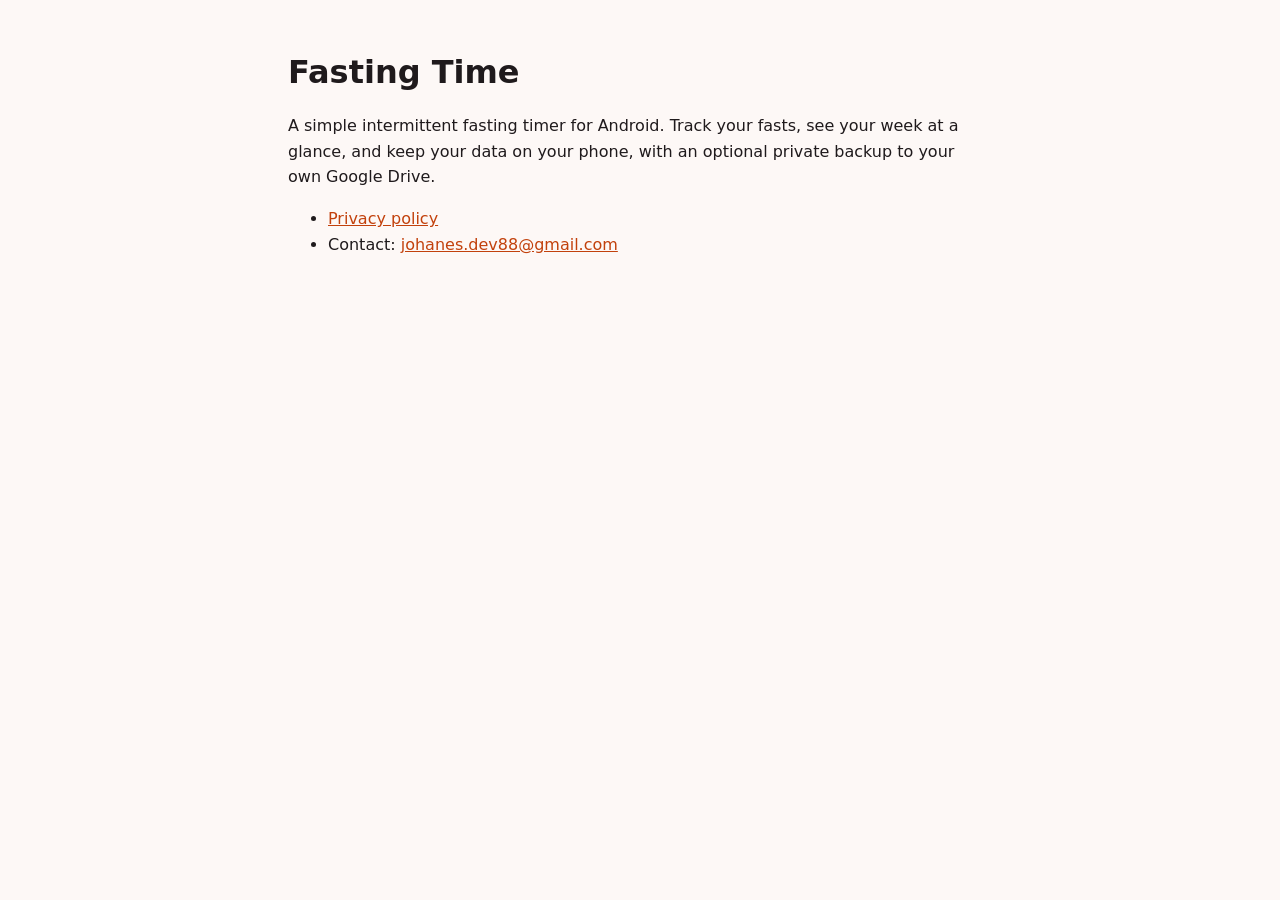
<file: index.html>
<!doctype html>
<html lang="en">
<head>
<meta charset="utf-8">
<meta name="viewport" content="width=device-width, initial-scale=1">
<title>Fasting Time</title>
<link rel="stylesheet" href="style.css">
</head>
<body>
<main>
<h1>Fasting Time</h1>
<p>A simple intermittent fasting timer for Android. Track your fasts, see your week at a glance, and keep your data on your phone, with an optional private backup to your own Google Drive.</p>
<ul>
  <li><a href="privacy-policy.html">Privacy policy</a></li>
  <li>Contact: <a href="mailto:johanes.dev88@gmail.com">johanes.dev88@gmail.com</a></li>
</ul>
</main>
</body>
</html>
</file>
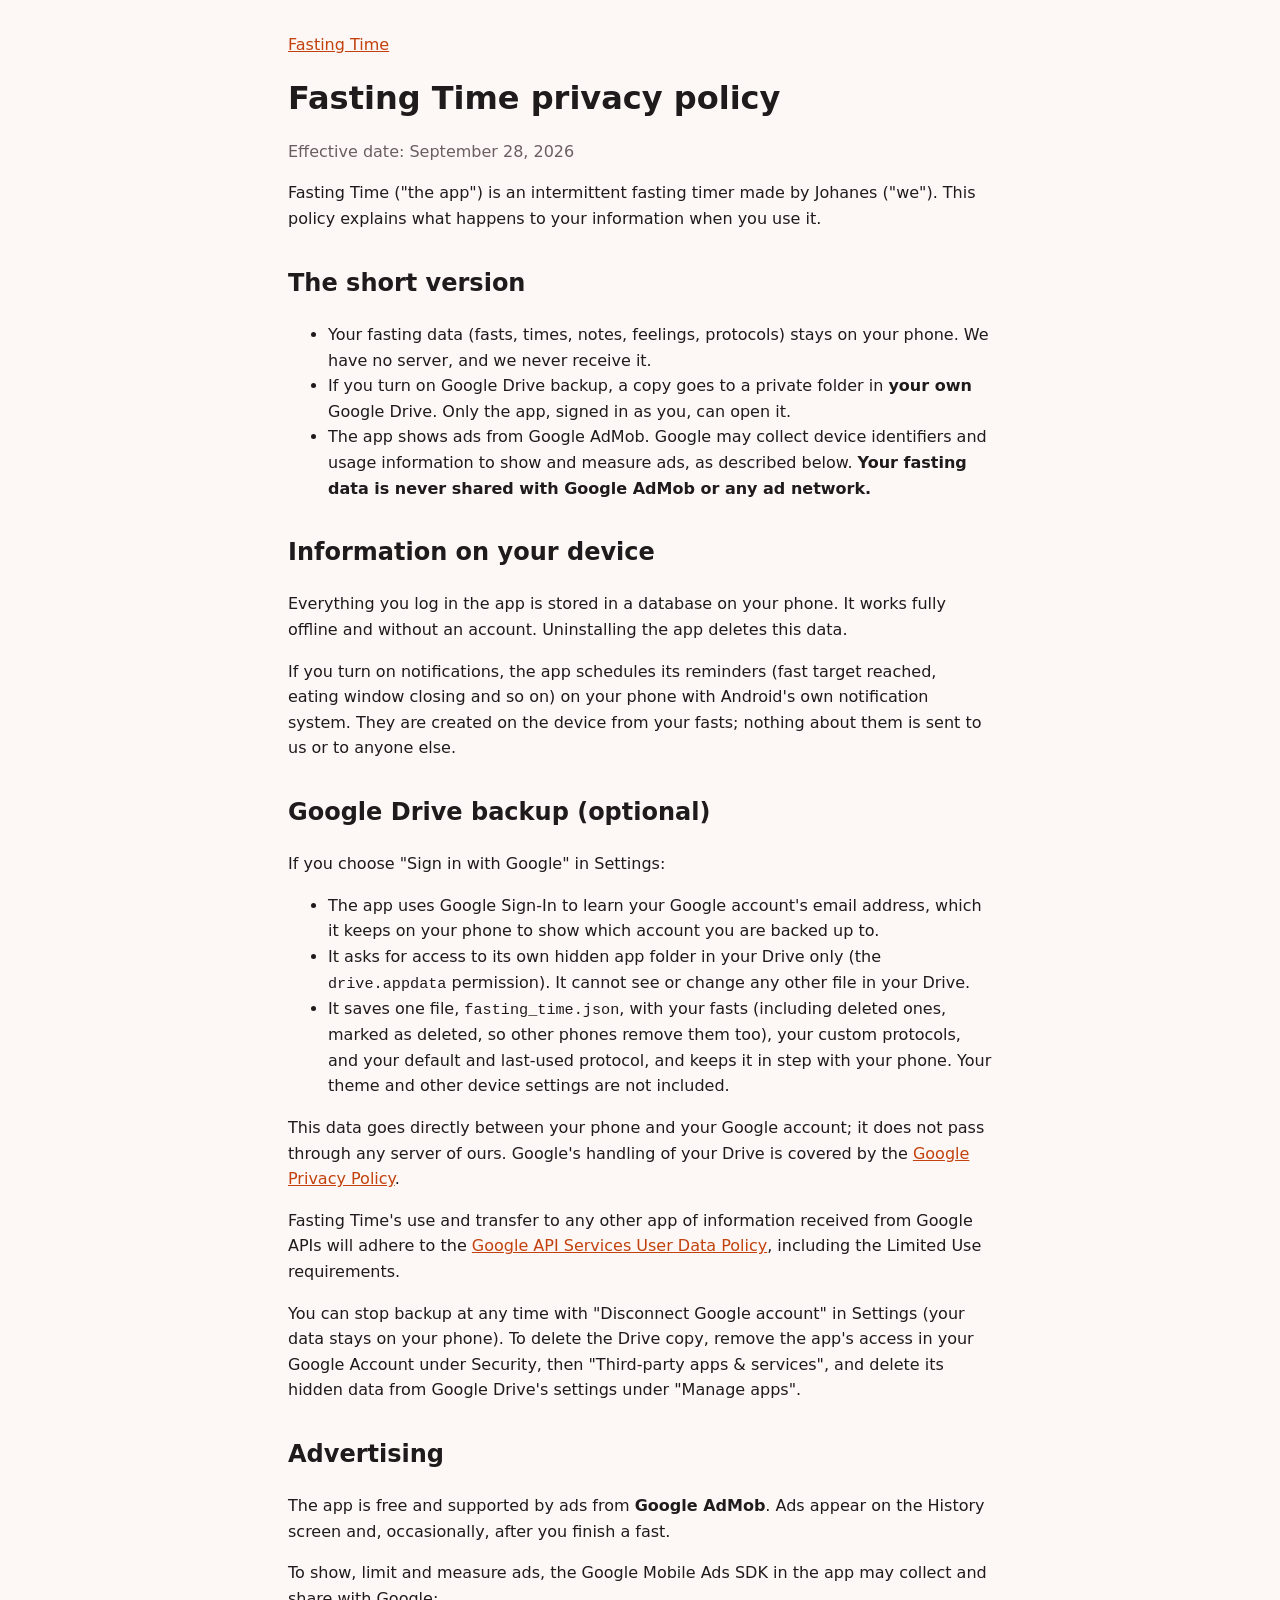
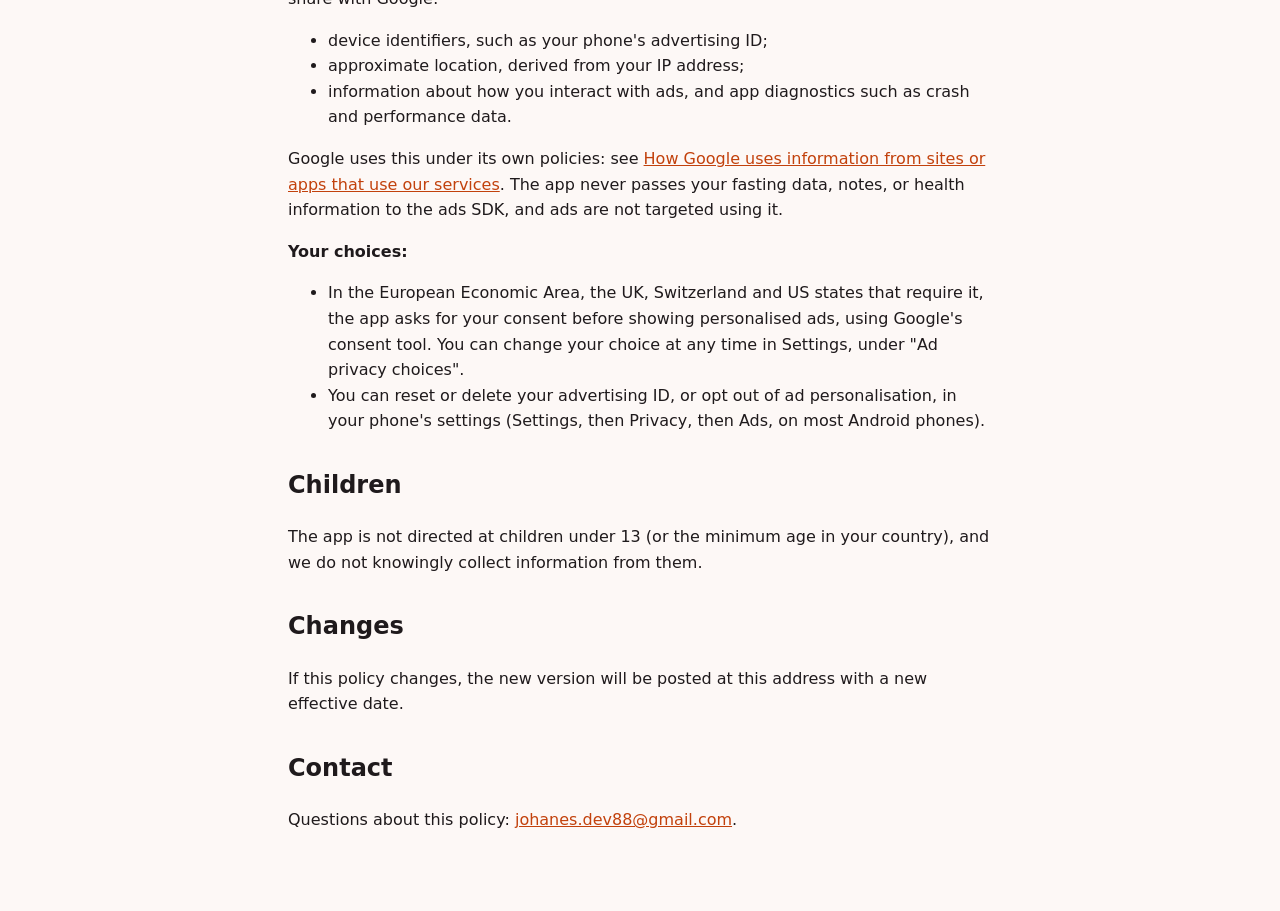
<file: privacy-policy.html>
<!doctype html>
<html lang="en">
<head>
<meta charset="utf-8">
<meta name="viewport" content="width=device-width, initial-scale=1">
<title>Fasting Time privacy policy</title>
<link rel="stylesheet" href="style.css">
</head>
<body>
<main>
<p class="back"><a href="./">Fasting Time</a></p>
<h1>Fasting Time privacy policy</h1>
<p class="muted">Effective date: September 28, 2026</p>

<p>Fasting Time ("the app") is an intermittent fasting timer made by Johanes ("we"). This policy explains what happens to your information when you use it.</p>

<h2>The short version</h2>
<ul>
  <li>Your fasting data (fasts, times, notes, feelings, protocols) stays on your phone. We have no server, and we never receive it.</li>
  <li>If you turn on Google Drive backup, a copy goes to a private folder in <strong>your own</strong> Google Drive. Only the app, signed in as you, can open it.</li>
  <li>The app shows ads from Google AdMob. Google may collect device identifiers and usage information to show and measure ads, as described below. <strong>Your fasting data is never shared with Google AdMob or any ad network.</strong></li>
</ul>

<h2>Information on your device</h2>
<p>Everything you log in the app is stored in a database on your phone. It works fully offline and without an account. Uninstalling the app deletes this data.</p>
<p>If you turn on notifications, the app schedules its reminders (fast target reached, eating window closing and so on) on your phone with Android's own notification system. They are created on the device from your fasts; nothing about them is sent to us or to anyone else.</p>

<h2>Google Drive backup (optional)</h2>
<p>If you choose "Sign in with Google" in Settings:</p>
<ul>
  <li>The app uses Google Sign-In to learn your Google account's email address, which it keeps on your phone to show which account you are backed up to.</li>
  <li>It asks for access to its own hidden app folder in your Drive only (the <code>drive.appdata</code> permission). It cannot see or change any other file in your Drive.</li>
  <li>It saves one file, <code>fasting_time.json</code>, with your fasts (including deleted ones, marked as deleted, so other phones remove them too), your custom protocols, and your default and last-used protocol, and keeps it in step with your phone. Your theme and other device settings are not included.</li>
</ul>
<p>This data goes directly between your phone and your Google account; it does not pass through any server of ours. Google's handling of your Drive is covered by the <a href="https://policies.google.com/privacy">Google Privacy Policy</a>.</p>
<p>Fasting Time's use and transfer to any other app of information received from Google APIs will adhere to the <a href="https://developers.google.com/terms/api-services-user-data-policy">Google API Services User Data Policy</a>, including the Limited Use requirements.</p>
<p>You can stop backup at any time with "Disconnect Google account" in Settings (your data stays on your phone). To delete the Drive copy, remove the app's access in your Google Account under Security, then "Third-party apps &amp; services", and delete its hidden data from Google Drive's settings under "Manage apps".</p>

<h2>Advertising</h2>
<p>The app is free and supported by ads from <strong>Google AdMob</strong>. Ads appear on the History screen and, occasionally, after you finish a fast.</p>
<p>To show, limit and measure ads, the Google Mobile Ads SDK in the app may collect and share with Google:</p>
<ul>
  <li>device identifiers, such as your phone's advertising ID;</li>
  <li>approximate location, derived from your IP address;</li>
  <li>information about how you interact with ads, and app diagnostics such as crash and performance data.</li>
</ul>
<p>Google uses this under its own policies: see <a href="https://policies.google.com/technologies/partner-sites">How Google uses information from sites or apps that use our services</a>. The app never passes your fasting data, notes, or health information to the ads SDK, and ads are not targeted using it.</p>
<p><strong>Your choices:</strong></p>
<ul>
  <li>In the European Economic Area, the UK, Switzerland and US states that require it, the app asks for your consent before showing personalised ads, using Google's consent tool. You can change your choice at any time in Settings, under "Ad privacy choices".</li>
  <li>You can reset or delete your advertising ID, or opt out of ad personalisation, in your phone's settings (Settings, then Privacy, then Ads, on most Android phones).</li>
</ul>

<h2>Children</h2>
<p>The app is not directed at children under 13 (or the minimum age in your country), and we do not knowingly collect information from them.</p>

<h2>Changes</h2>
<p>If this policy changes, the new version will be posted at this address with a new effective date.</p>

<h2>Contact</h2>
<p>Questions about this policy: <a href="mailto:johanes.dev88@gmail.com">johanes.dev88@gmail.com</a>.</p>
</main>
</body>
</html>
</file>
<file: style.css>
:root {
  --bg: #fdf8f6;
  --text: #1f1a1c;
  --muted: #6b5e62;
  --accent: #c2410c;
}
@media (prefers-color-scheme: dark) {
  :root {
    --bg: #141012;
    --text: #f9fafb;
    --muted: #b8a9ad;
    --accent: #ff8c00;
  }
}
body {
  margin: 0;
  background: var(--bg);
  color: var(--text);
  font: 16px/1.6 system-ui, -apple-system, "Segoe UI", Roboto, sans-serif;
}
main {
  max-width: 44rem;
  margin: 0 auto;
  padding: 2rem 1rem 4rem;
}
h1 { line-height: 1.2; }
h2 { margin-top: 2rem; }
a { color: var(--accent); }
code { font-size: 0.95em; }
.muted { color: var(--muted); }
.back { margin: 0 0 1rem; }
</file>
